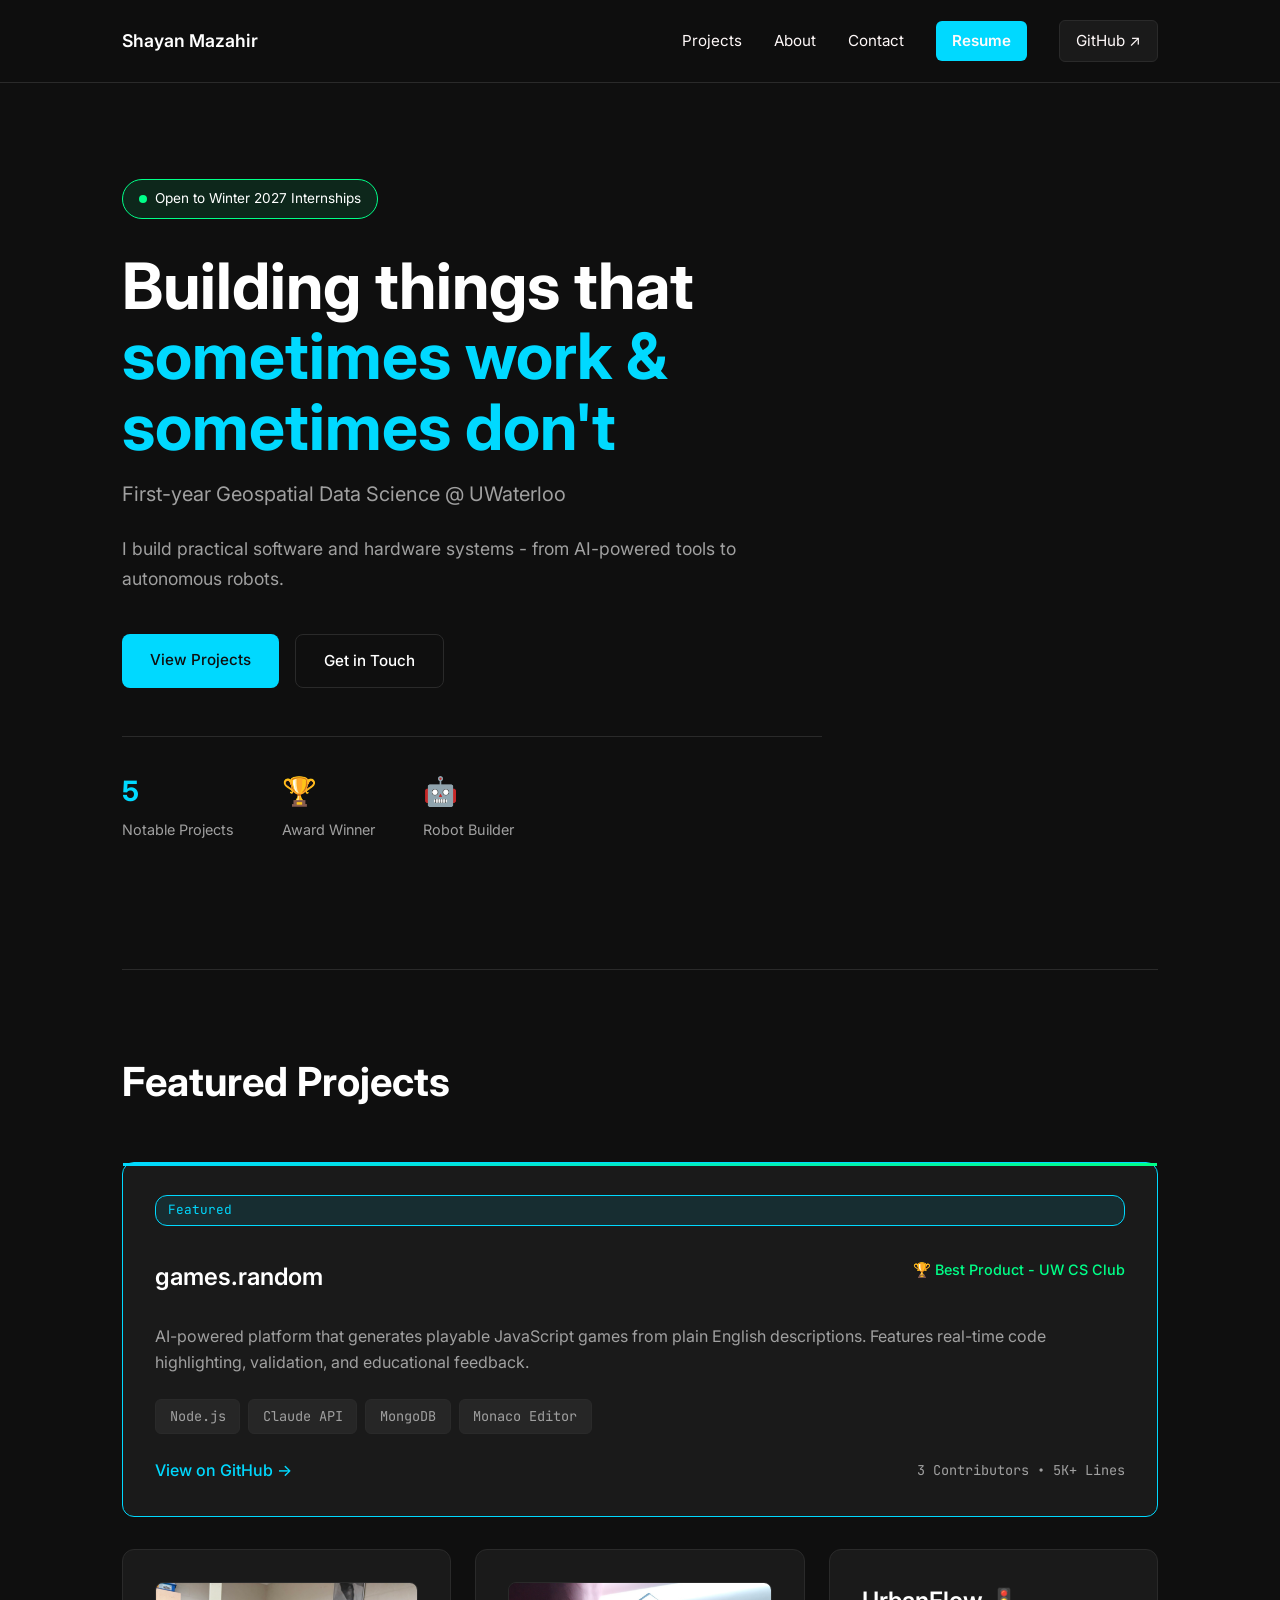
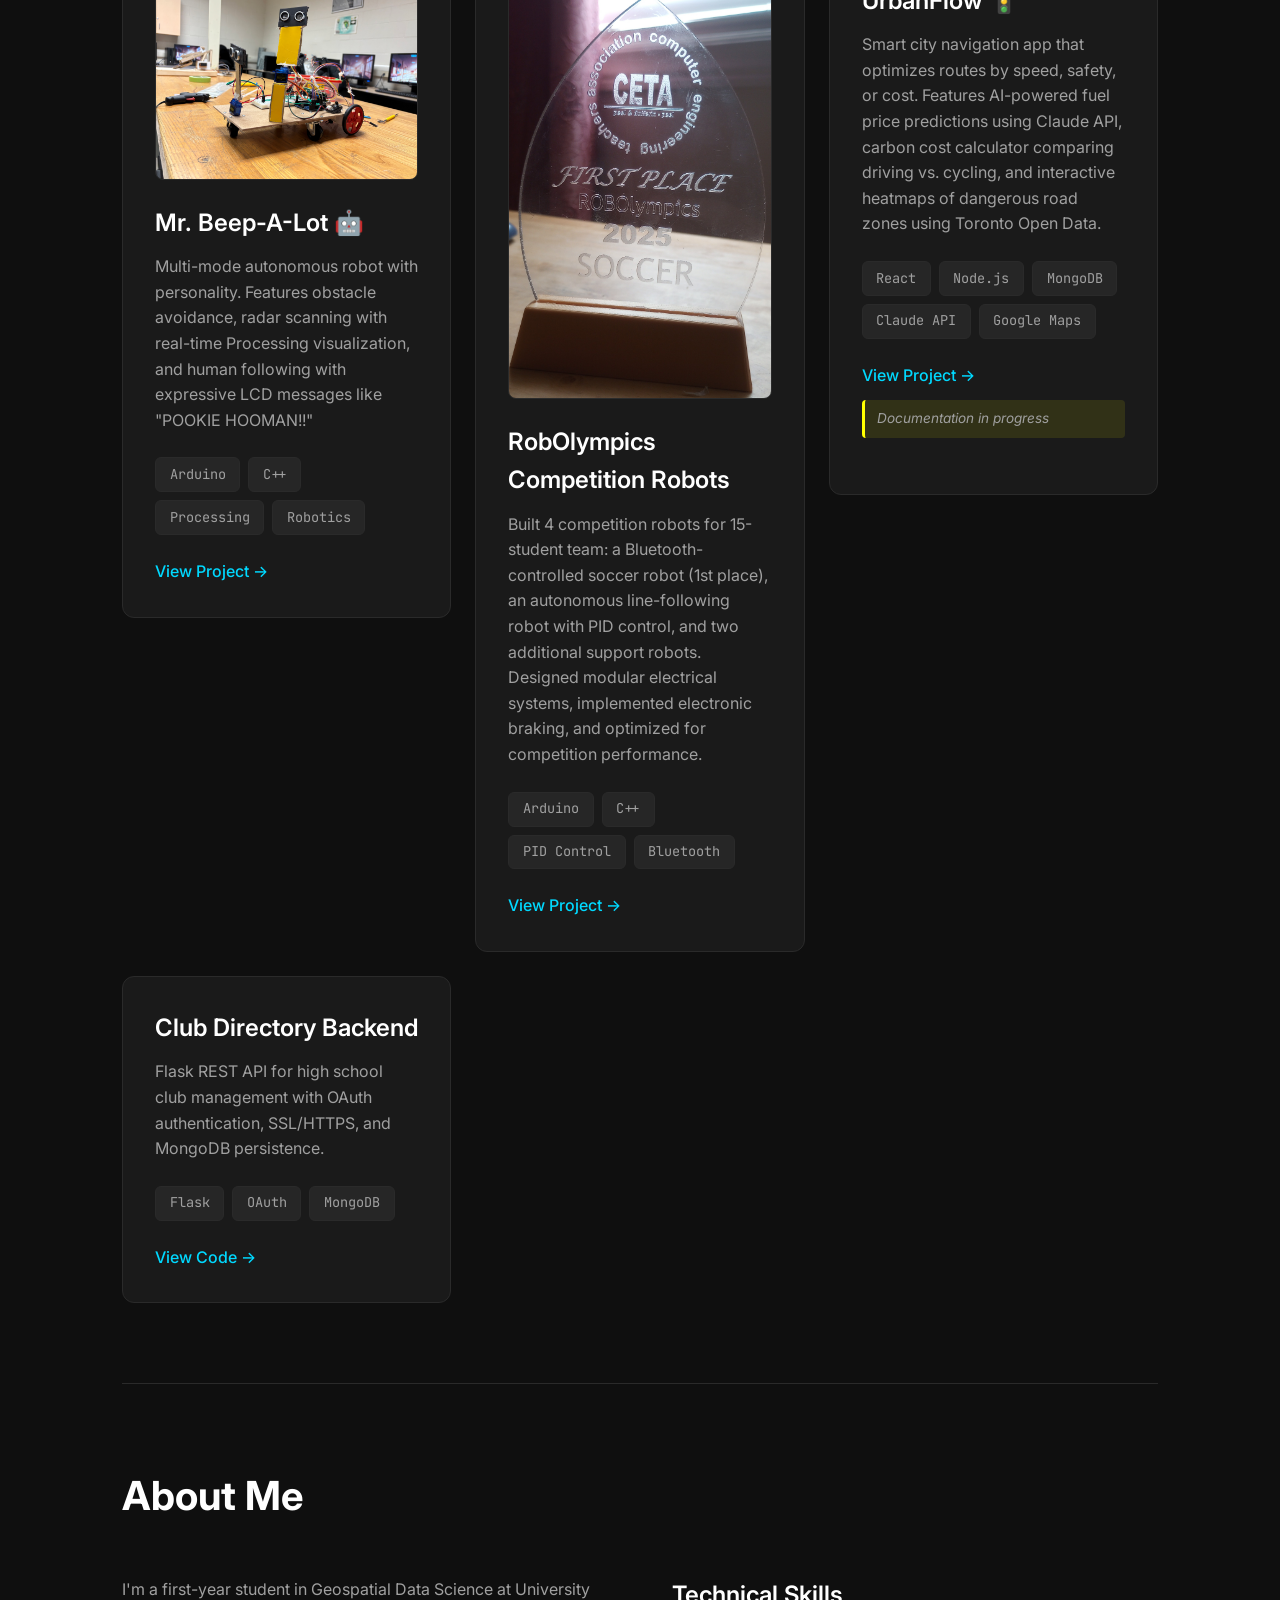
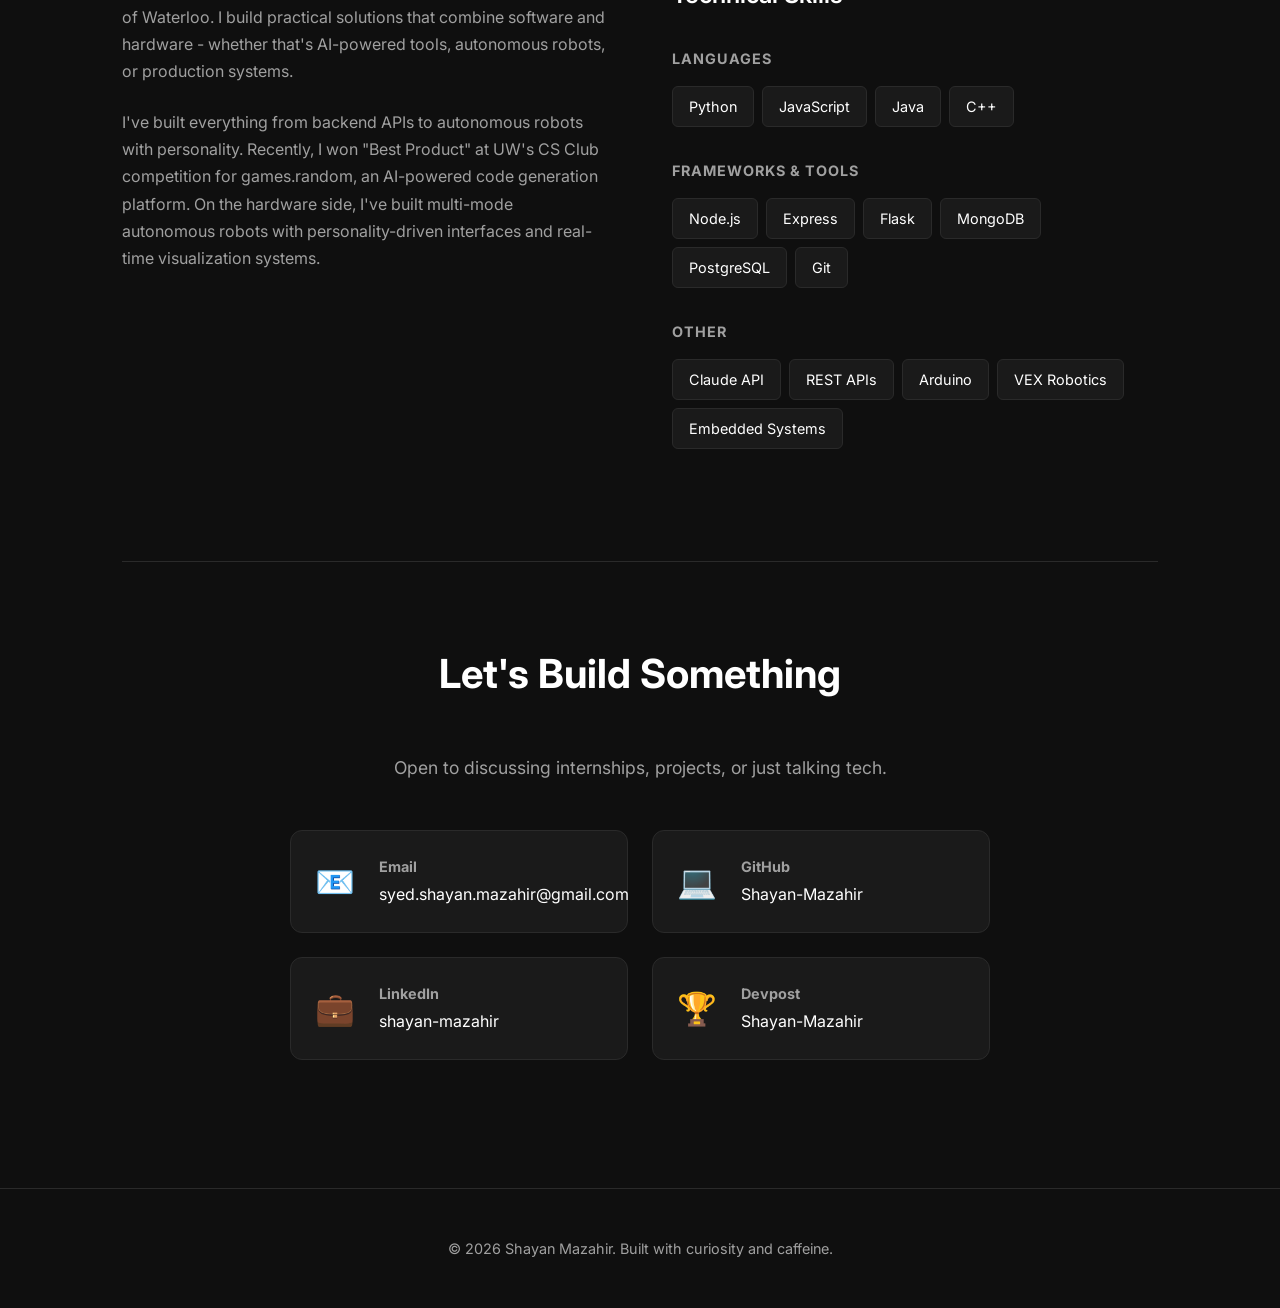
<file: index.html>
<!DOCTYPE html>
<html lang="en">

<head>
    <meta charset="UTF-8">
    <meta name="viewport" content="width=device-width, initial-scale=1.0">
    <title>Shayan Mazahir - Developer</title>
    <link rel="stylesheet" href="style.css">
    <link rel="preconnect" href="https://fonts.googleapis.com">
    <link rel="preconnect" href="https://fonts.gstatic.com" crossorigin>
    <link href="https://fonts.googleapis.com/css2?family=Inter:wght@400;500;600;700&family=JetBrains+Mono&display=swap"
        rel="stylesheet">
</head>

<body>
    <nav>
        <div class="nav-container">
            <a href="#" class="logo">Shayan Mazahir</a>
            <div class="nav-links">
                <a href="#projects">Projects</a>
                <a href="#about">About</a>
                <a href="#contact">Contact</a>
                <a href="resume.pdf" target="_blank" class="resume-link">Resume</a>
                <a href="https://github.com/Shayan-Mazahir" target="_blank" class="github-link">GitHub ↗</a>
            </div>
        </div>
    </nav>

    <main>
        <section class="hero">
            <div class="hero-content">
                <div class="status-badge">
                    <span class="status-dot"></span>
                    Open to Winter 2027 Internships
                </div>
                <h1>Building things that <span class="highlight">sometimes work & sometimes don't</span></h1>
                <p class="subtitle">
                    First-year Geospatial Data Science @ UWaterloo
                </p>
                <p class="description">
                    I build practical software and hardware systems - from AI-powered tools to autonomous robots.
                </p>
                <div class="hero-links">
                    <a href="#projects" class="btn-primary">View Projects</a>
                    <a href="#contact" class="btn-secondary">Get in Touch</a>
                </div>
                <div class="quick-stats">
                    <div class="stat">
                        <strong>5</strong>
                        <span>Notable Projects</span>
                    </div>
                    <div class="stat">
                        <strong>🏆</strong>
                        <span>Award Winner</span>
                    </div>
                    <div class="stat">
                        <strong>🤖</strong>
                        <span>Robot Builder</span>
                    </div>
                </div>
            </div>
        </section>

        <section id="projects">
            <h2>Featured Projects</h2>

            <div class="project featured">
                <div class="project-badge">Featured</div>
                <div class="project-content">
                    <div class="project-header">
                        <h3>games.random</h3>
                        <span class="award">🏆 Best Product - UW CS Club</span>
                    </div>
                    <p>AI-powered platform that generates playable JavaScript games from plain English descriptions.
                        Features real-time code highlighting, validation, and educational feedback.</p>
                    <div class="tech-stack">
                        <span>Node.js</span>
                        <span>Claude API</span>
                        <span>MongoDB</span>
                        <span>Monaco Editor</span>
                    </div>
                    <div class="project-links">
                        <a href="https://github.com/Shayan-Mazahir/games.random" target="_blank"
                            class="link-primary">View on GitHub →</a>
                        <span class="meta">3 Contributors • 5K+ Lines</span>
                    </div>
                </div>
            </div>

            <div class="projects-grid">
                <div class="project">
                    <div class="project-image-container">
                        <img src="images/mr_beep_a_lot.png" alt="Mr. Beep-A-Lot Robot" class="project-image">
                    </div>
                    <h3>Mr. Beep-A-Lot 🤖</h3>
                    <p>Multi-mode autonomous robot with personality. Features obstacle avoidance, radar scanning with
                        real-time Processing visualization, and human following with expressive LCD messages like
                        "POOKIE HOOMAN!!"</p>
                    <div class="tech-stack">
                        <span>Arduino</span>
                        <span>C++</span>
                        <span>Processing</span>
                        <span>Robotics</span>
                    </div>
                    <a href="https://github.com/Shayan-Mazahir/Mr.Beep-A-Lot" target="_blank" class="link-primary">View
                        Project →</a>
                </div>

                <div class="project">
                    <div class="project-image-container">
                        <img src="images/robolympics.jpeg" alt="RobOlympics Robots" class="project-image">
                    </div>
                    <h3>RobOlympics Competition Robots</h3>
                    <p>Built 4 competition robots for 15-student team: a Bluetooth-controlled soccer robot (1st place),
                        an autonomous line-following robot with PID control, and two additional support robots. Designed
                        modular electrical systems, implemented electronic braking, and optimized for competition
                        performance.</p>
                    <div class="tech-stack">
                        <span>Arduino</span>
                        <span>C++</span>
                        <span>PID Control</span>
                        <span>Bluetooth</span>
                    </div>
                    <a href="https://github.com/Shayan-Mazahir/RobOlympics" target="_blank" class="link-primary">View
                        Project →</a>
                </div>

                <div class="project">
                    <h3>UrbanFlow 🚦</h3>
                    <p>Smart city navigation app that optimizes routes by speed, safety, or cost. Features AI-powered
                        fuel price predictions using Claude API, carbon cost calculator comparing driving vs. cycling,
                        and interactive heatmaps of dangerous road zones using Toronto Open Data.</p>
                    <div class="tech-stack">
                        <span>React</span>
                        <span>Node.js</span>
                        <span>MongoDB</span>
                        <span>Claude API</span>
                        <span>Google Maps</span>
                    </div>
                    <a href="https://github.com/Shayan-Mazahir/UrbanFlow" target="_blank" class="link-primary">View
                        Project →</a>
                    <p class="project-note">Documentation in progress</p>
                </div>

                <div class="project">
                    <h3>Club Directory Backend</h3>
                    <p>Flask REST API for high school club management with OAuth authentication, SSL/HTTPS, and MongoDB
                        persistence.</p>
                    <div class="tech-stack">
                        <span>Flask</span>
                        <span>OAuth</span>
                        <span>MongoDB</span>
                    </div>
                    <a href="https://github.com/Louise-Arbor-SS-Programming-Hub/Back-end" target="_blank"
                        class="link-primary">View Code →</a>
                </div>
            </div>
        </section>

        <section id="about">
            <h2>About Me</h2>
            <div class="about-content">
                <div class="about-text">
                    <p>
                        I'm a first-year student in Geospatial Data Science at University of Waterloo.
                        I build practical solutions that combine software and hardware - whether that's AI-powered
                        tools,
                        autonomous robots, or production systems.
                    </p>
                    <p>
                        I've built everything from backend APIs to autonomous robots with personality.
                        Recently, I won "Best Product" at UW's CS Club competition for games.random,
                        an AI-powered code generation platform. On the hardware side, I've built multi-mode autonomous
                        robots with personality-driven interfaces and real-time visualization systems.
                    </p>
                    <!-- <p>
                        Currently looking for Summer 2026 internships in software development, robotics, or embedded
                        systems.
                    </p> -->
                </div>

                <div class="skills-container">
                    <h3>Technical Skills</h3>
                    <div class="skills-grid">
                        <div class="skill-category">
                            <h4>Languages</h4>
                            <div class="skills">
                                <span>Python</span>
                                <span>JavaScript</span>
                                <span>Java</span>
                                <span>C++</span>
                            </div>
                        </div>
                        <div class="skill-category">
                            <h4>Frameworks & Tools</h4>
                            <div class="skills">
                                <span>Node.js</span>
                                <span>Express</span>
                                <span>Flask</span>
                                <span>MongoDB</span>
                                <span>PostgreSQL</span>
                                <span>Git</span>
                            </div>
                        </div>
                        <div class="skill-category">
                            <h4>Other</h4>
                            <div class="skills">
                                <span>Claude API</span>
                                <span>REST APIs</span>
                                <span>Arduino</span>
                                <span>VEX Robotics</span>
                                <span>Embedded Systems</span>
                            </div>
                        </div>
                    </div>
                </div>
            </div>
        </section>

        <section id="contact">
            <div class="contact-content">
                <h2>Let's Build Something</h2>
                <p>Open to discussing internships, projects, or just talking tech.</p>
                <div class="contact-grid">
                    <a href="mailto:syed.shayan.mazahir@gmail.com" class="contact-card">
                        <div class="contact-icon">📧</div>
                        <div class="contact-info">
                            <strong>Email</strong>
                            <span>syed.shayan.mazahir@gmail.com</span>
                        </div>
                    </a>
                    <a href="https://github.com/Shayan-Mazahir" target="_blank" class="contact-card">
                        <div class="contact-icon">💻</div>
                        <div class="contact-info">
                            <strong>GitHub</strong>
                            <span>Shayan-Mazahir</span>
                        </div>
                    </a>
                    <a href="https://linkedin.com/in/shayan-mazahir" target="_blank" class="contact-card">
                        <div class="contact-icon">💼</div>
                        <div class="contact-info">
                            <strong>LinkedIn</strong>
                            <span>shayan-mazahir</span>
                        </div>
                    </a>
                    <a href="https://devpost.com/Shayan-Mazahir" target="_blank" class="contact-card">
                        <div class="contact-icon">🏆</div>
                        <div class="contact-info">
                            <strong>Devpost</strong>
                            <span>Shayan-Mazahir</span>
                        </div>
                    </a>
                </div>
            </div>
        </section>
    </main>

    <footer>
        <p>© 2026 Shayan Mazahir. Built with curiosity and caffeine.</p>
    </footer>
</body>

</html>
</file>
<file: style.css>
* {
    margin: 0;
    padding: 0;
    box-sizing: border-box;
}

:root {
    --bg: #0f0f0f;
    --bg-elevated: #1a1a1a;
    --text: #ffffff;
    --text-muted: #a0a0a0;
    --accent: #00d9ff;
    --accent-hover: #00b8d4;
    --border: #2a2a2a;
    --success: #00ff88;
}

html {
    scroll-behavior: smooth;
}

body {
    font-family: 'Inter', sans-serif;
    background: var(--bg);
    color: var(--text);
    line-height: 1.6;
}

/* Navigation */
nav {
    position: sticky;
    top: 0;
    background: rgba(15, 15, 15, 0.9);
    backdrop-filter: blur(10px);
    border-bottom: 1px solid var(--border);
    z-index: 100;
}

.nav-container {
    max-width: 1100px;
    margin: 0 auto;
    padding: 1.25rem 2rem;
    display: flex;
    justify-content: space-between;
    align-items: center;
}

.logo {
    font-weight: 600;
    font-size: 1.1rem;
    color: var(--text);
    text-decoration: none;
}

.nav-links {
    display: flex;
    gap: 2rem;
    align-items: center;
}

.nav-links a {
    /* color: var(--text-muted); */
    color: #fff9f9;
    text-decoration: none;
    font-size: 0.95rem;
    transition: color 0.2s ease;
}

.nav-links a:hover {
    color: var(--accent);
}

.github-link {
    padding: 0.5rem 1rem;
    background: var(--bg-elevated);
    border: 1px solid var(--border);
    border-radius: 6px;
}

.github-link:hover {
    border-color: var(--accent);
    background: rgba(0, 217, 255, 0.1);
}

.resume-link {
    padding: 0.5rem 1rem;
    background: var(--accent);
    color: var(--bg);
    border-radius: 6px;
    font-weight: 600;
    transition: all 0.2s ease;
}

.resume-link:hover {
    background: var(--accent-hover);
    color: var(--bg);
    transform: translateY(-2px);
}

/* Main Content */
main {
    max-width: 1100px;
    margin: 0 auto;
    padding: 0 2rem;
}

/* Hero Section */
.hero {
    padding: 6rem 0 8rem 0;
}

.hero-content {
    max-width: 700px;
}

.status-badge {
    display: inline-flex;
    align-items: center;
    gap: 0.5rem;
    padding: 0.5rem 1rem;
    background: rgba(0, 255, 136, 0.1);
    border: 1px solid var(--success);
    border-radius: 20px;
    font-size: 0.85rem;
    margin-bottom: 2rem;
}

.status-dot {
    width: 8px;
    height: 8px;
    background: var(--success);
    border-radius: 50%;
    animation: pulse 2s infinite;
}

@keyframes pulse {

    0%,
    100% {
        opacity: 1;
    }

    50% {
        opacity: 0.5;
    }
}

h1 {
    font-size: clamp(2.5rem, 5vw, 4rem);
    font-weight: 700;
    line-height: 1.1;
    margin-bottom: 1rem;
}

.highlight {
    color: var(--accent);
    position: relative;
}

.subtitle {
    font-size: 1.25rem;
    color: var(--text-muted);
    margin-bottom: 1.5rem;
}

.description {
    font-size: 1.1rem;
    color: var(--text-muted);
    margin-bottom: 2.5rem;
    line-height: 1.7;
}

.hero-links {
    display: flex;
    gap: 1rem;
    margin-bottom: 3rem;
    flex-wrap: wrap;
}

.btn-primary,
.btn-secondary {
    padding: 0.875rem 1.75rem;
    border-radius: 8px;
    text-decoration: none;
    font-weight: 500;
    transition: all 0.2s ease;
    font-size: 0.95rem;
}

.btn-primary {
    background: var(--accent);
    color: var(--bg);
}

.btn-primary:hover {
    background: var(--accent-hover);
    transform: translateY(-2px);
}

.btn-secondary {
    background: transparent;
    color: var(--text);
    border: 1px solid var(--border);
}

.btn-secondary:hover {
    border-color: var(--accent);
    background: rgba(0, 217, 255, 0.1);
}

.quick-stats {
    display: flex;
    gap: 3rem;
    padding-top: 2rem;
    border-top: 1px solid var(--border);
}

.stat {
    display: flex;
    flex-direction: column;
}

.stat strong {
    font-size: 1.75rem;
    color: var(--accent);
    margin-bottom: 0.25rem;
}

.stat span {
    font-size: 0.9rem;
    color: var(--text-muted);
}

/* Sections */
section {
    padding: 5rem 0;
}

h2 {
    font-size: 2.5rem;
    font-weight: 700;
    margin-bottom: 3rem;
}

h3 {
    font-size: 1.5rem;
    font-weight: 600;
    margin-bottom: 0.75rem;
}

/* Projects */
#projects {
    border-top: 1px solid var(--border);
}

.project {
    padding: 2rem;
    background: var(--bg-elevated);
    border: 1px solid var(--border);
    border-radius: 12px;
    transition: all 0.3s ease;
    height: 100%;
    display: flex;
    flex-direction: column;
}

/* Cards WITH images - let them expand naturally */
.project:has(.project-image-container) {
    height: auto;
}

/* Cards WITHOUT images - compact height */
.project:not(:has(.project-image-container)) {
    height: fit-content;
}

.project-image-container {
    width: 100%;
    margin-bottom: 1.5rem;
    border-radius: 8px;
    overflow: hidden;
    border: 1px solid var(--border);
    aspect-ratio: auto;
}

.project-image {
    width: 100%;
    height: auto;
    display: block;
    object-fit: cover;
    transition: transform 0.3s ease;
}

.project:hover .project-image {
    transform: scale(1.05);
}

/* Project note styling */
.project-note {
    margin-top: 0.75rem;
    padding: 0.5rem 0.75rem;
    background: rgba(255, 255, 0, 0.1);
    border-left: 3px solid #ffff00;
    border-radius: 4px;
    font-size: 0.85rem;
    color: #ffff00;
    font-style: italic;
}

.project:hover {
    border-color: var(--accent);
    transform: translateY(-4px);
}

.project.featured {
    position: relative;
    border-color: var(--accent);
    margin-bottom: 2rem;
}

.project.featured::before {
    content: '';
    position: absolute;
    top: 0;
    left: 0;
    right: 0;
    height: 3px;
    background: linear-gradient(90deg, var(--accent), var(--success));
}

.project-badge {
    display: inline-block;
    padding: 0.25rem 0.75rem;
    background: rgba(0, 217, 255, 0.1);
    border: 1px solid var(--accent);
    border-radius: 12px;
    font-size: 0.8rem;
    color: var(--accent);
    margin-bottom: 1rem;
    font-family: 'JetBrains Mono', monospace;
}

.project-content {
    margin-top: 1rem;
    flex-grow: 1;
    display: flex;
    flex-direction: column;
}

.project-header {
    display: flex;
    justify-content: space-between;
    align-items: start;
    margin-bottom: 1rem;
    flex-wrap: wrap;
    gap: 0.5rem;
}

.award {
    font-size: 0.9rem;
    color: var(--success);
    font-weight: 500;
}

.project p {
    color: var(--text-muted);
    margin-bottom: 1.5rem;
    line-height: 1.6;
}

.tech-stack {
    display: flex;
    flex-wrap: wrap;
    gap: 0.5rem;
    margin-bottom: 1.5rem;
}

.tech-stack span {
    padding: 0.35rem 0.85rem;
    background: rgba(255, 255, 255, 0.05);
    border: 1px solid var(--border);
    border-radius: 6px;
    font-size: 0.85rem;
    font-family: 'JetBrains Mono', monospace;
    color: var(--text-muted);
}

.project-links {
    display: flex;
    justify-content: space-between;
    align-items: center;
    flex-wrap: wrap;
    gap: 1rem;
    margin-top: auto;
}

.link-primary {
    color: var(--accent);
    text-decoration: none;
    font-weight: 500;
}

.link-primary:hover {
    text-decoration: underline;
}

.meta {
    font-size: 0.85rem;
    color: var(--text-muted);
    font-family: 'JetBrains Mono', monospace;
}

.projects-grid {
    display: grid;
    grid-template-columns: repeat(auto-fit, minmax(280px, 1fr));
    gap: 1.5rem;
    align-items: start;
}

/* About */
#about {
    border-top: 1px solid var(--border);
}

.about-content {
    display: grid;
    grid-template-columns: 1fr 1fr;
    gap: 4rem;
}

.about-text p {
    margin-bottom: 1.5rem;
    color: var(--text-muted);
    line-height: 1.7;
}

.skills-container h3 {
    margin-bottom: 2rem;
}

.skill-category {
    margin-bottom: 2rem;
}

.skill-category h4 {
    font-size: 0.9rem;
    color: var(--text-muted);
    text-transform: uppercase;
    letter-spacing: 1px;
    margin-bottom: 1rem;
}

.skills {
    display: flex;
    flex-wrap: wrap;
    gap: 0.5rem;
}

.skills span {
    padding: 0.5rem 1rem;
    background: var(--bg-elevated);
    border: 1px solid var(--border);
    border-radius: 6px;
    font-size: 0.9rem;
    transition: all 0.2s ease;
}

.skills span:hover {
    border-color: var(--accent);
    transform: scale(1.05);
}

/* Contact */
#contact {
    border-top: 1px solid var(--border);
}

/* Certificates */
#certificates {
    border-top: 1px solid var(--border);
}

.certificates-grid {
    display: grid;
    grid-template-columns: repeat(auto-fit, minmax(350px, 1fr));
    gap: 2rem;
}

.certificate-card {
    padding: 2rem;
    background: var(--bg-elevated);
    border: 1px solid var(--border);
    border-radius: 12px;
    transition: all 0.3s ease;
}

.certificate-card:hover {
    border-color: var(--accent);
    transform: translateY(-4px);
}

.cert-header {
    display: flex;
    justify-content: space-between;
    align-items: start;
    margin-bottom: 1rem;
}

.cert-icon {
    font-size: 2.5rem;
}

.cert-status {
    padding: 0.35rem 0.85rem;
    border-radius: 12px;
    font-size: 0.8rem;
    font-family: 'JetBrains Mono', monospace;
    font-weight: 600;
}

.cert-status.in-progress {
    background: rgba(255, 255, 0, 0.1);
    color: #ffff00;
    border: 1px solid #ffff00;
}

.cert-status.completed {
    background: rgba(0, 255, 136, 0.1);
    color: var(--success);
    border: 1px solid var(--success);
}

.certificate-card h3 {
    font-size: 1.5rem;
    margin-bottom: 0.5rem;
}

.cert-issuer {
    color: var(--text-muted);
    font-size: 0.95rem;
    margin-bottom: 1rem;
}

.cert-description {
    color: var(--text-muted);
    line-height: 1.6;
    margin-bottom: 1.5rem;
}

.cert-progress {
    margin: 1.5rem 0;
}

.progress-bar {
    width: 100%;
    height: 8px;
    background: var(--border);
    border-radius: 4px;
    overflow: hidden;
    margin-bottom: 0.5rem;
}

.progress-fill {
    height: 100%;
    background: linear-gradient(90deg, var(--accent), var(--success));
    border-radius: 4px;
    transition: width 0.3s ease;
}

.progress-text {
    font-size: 0.85rem;
    color: var(--text-muted);
    font-family: 'JetBrains Mono', monospace;
}

.cert-courses {
    margin: 1.5rem 0;
}

.course {
    display: flex;
    justify-content: space-between;
    align-items: center;
    padding: 0.75rem;
    background: rgba(255, 255, 255, 0.03);
    border-radius: 6px;
    margin-bottom: 0.5rem;
}

.course.completed {
    border-left: 3px solid var(--success);
}

.course-name {
    font-size: 0.9rem;
    color: var(--text-muted);
}

.course-grade {
    font-family: 'JetBrains Mono', monospace;
    font-size: 0.9rem;
    color: var(--success);
    font-weight: 600;
}

.cert-completion {
    margin-top: 1rem;
    padding-top: 1rem;
    border-top: 1px solid var(--border);
    font-size: 0.9rem;
    color: var(--text-muted);
    font-style: italic;
}

/* Contact (original) */
#contact {
    border-top: 1px solid var(--border);
}

.contact-content {
    text-align: center;
    max-width: 700px;
    margin: 0 auto;
}

.contact-content p {
    font-size: 1.1rem;
    color: var(--text-muted);
    margin-bottom: 3rem;
}

.contact-grid {
    display: grid;
    grid-template-columns: repeat(auto-fit, minmax(250px, 1fr));
    gap: 1.5rem;
    margin-top: 2rem;
}

.contact-card {
    display: flex;
    align-items: center;
    gap: 1.5rem;
    padding: 1.5rem;
    background: var(--bg-elevated);
    border: 1px solid var(--border);
    border-radius: 12px;
    text-decoration: none;
    color: inherit;
    transition: all 0.3s ease;
}

.contact-card:hover {
    border-color: var(--accent);
    transform: translateY(-4px);
}

.contact-icon {
    font-size: 2rem;
}

.contact-info {
    display: flex;
    flex-direction: column;
    text-align: left;
}

.contact-info strong {
    font-size: 0.9rem;
    color: var(--text-muted);
    margin-bottom: 0.25rem;
}

.contact-info span {
    font-size: 1rem;
    color: var(--text);
}

/* Footer */
footer {
    padding: 3rem 2rem;
    text-align: center;
    color: var(--text-muted);
    font-size: 0.9rem;
    border-top: 1px solid var(--border);
    margin-top: 3rem;
}

/* Responsive */
@media (max-width: 768px) {
    .nav-links {
        gap: 1rem;
    }

    .github-link,
    .resume-link {
        display: none;
    }

    h1 {
        font-size: 2.5rem;
    }

    h2 {
        font-size: 2rem;
    }

    .quick-stats {
        gap: 2rem;
    }

    .about-content {
        grid-template-columns: 1fr;
        gap: 3rem;
    }

    .projects-grid {
        grid-template-columns: 1fr;
    }

    .contact-grid {
        grid-template-columns: 1fr;
    }
}
</file>
